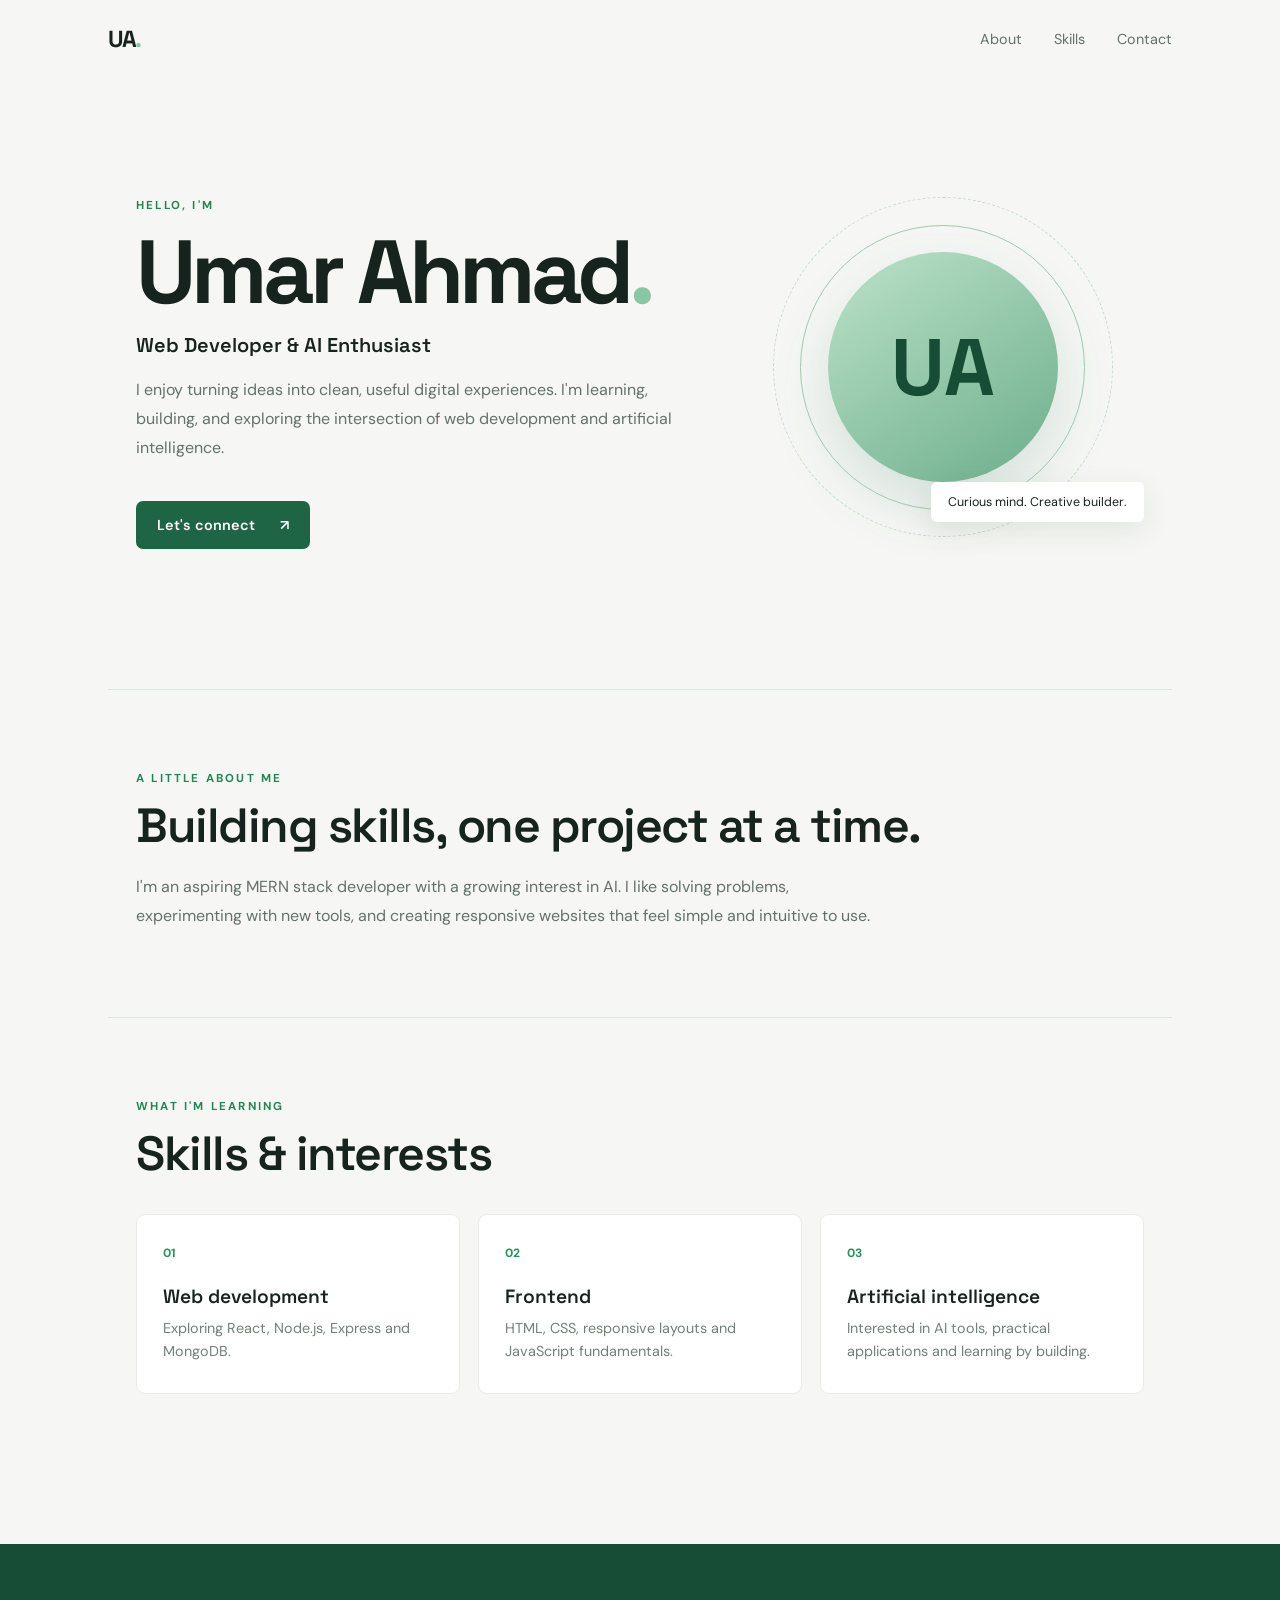
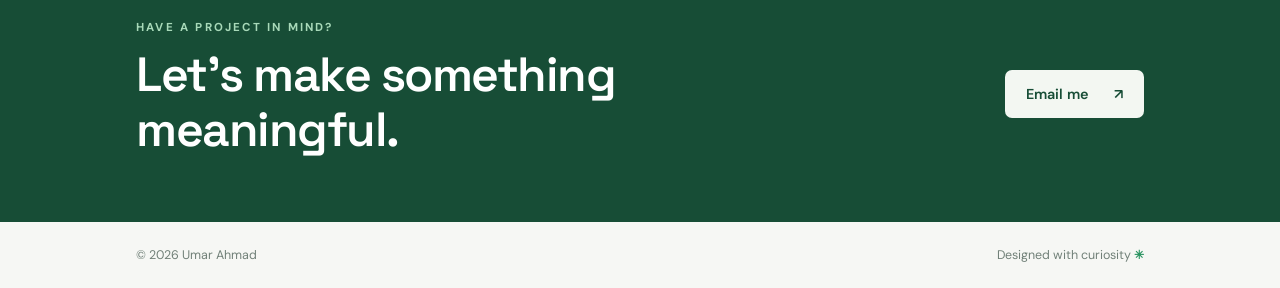
<file: Task - 01 - Personal Introduction Page/index.html>
<!DOCTYPE html>
<html lang="en">

<head>
  <meta charset="UTF-8">
  <meta name="viewport" content="width=device-width, initial-scale=1.0">
  <meta name="description" content="Personal introduction and developer portfolio of Umar Ahmad.">
  <title>Umar Ahmad | Personal Portfolio</title>
  <link rel="preconnect" href="https://fonts.googleapis.com">
  <link rel="preconnect" href="https://fonts.gstatic.com" crossorigin>
  <link
    href="https://fonts.googleapis.com/css2?family=DM+Sans:wght@400;500;600;700&family=Space+Grotesk:wght@500;600;700&display=swap"
    rel="stylesheet">
  <link rel="stylesheet" href="style.css">
</head>

<body>
  <header class="site-header">
    <a class="brand" href="#home">UA<span>.</span></a>
    <nav aria-label="Main navigation">
      <a href="#about">About</a><a href="#skills">Skills</a><a href="#contact">Contact</a>
    </nav>
  </header>
  <main>
    <section class="hero" id="home">
      <div class="hero-copy">
        <p class="eyebrow">HELLO, I'M</p>
        <h1>Umar Ahmad<span>.</span></h1>
        <h2>Web Developer &amp; AI Enthusiast</h2>
        <p class="intro">I enjoy turning ideas into clean, useful digital experiences. I'm learning, building, and
          exploring the intersection of web development and artificial intelligence.</p>
        <a class="button" href="#contact">Let's connect <span>↗</span></a>
      </div>
      <div class="avatar-wrap" aria-label="Profile avatar">
        <div class="avatar">UA</div><span class="orbit orbit-one"></span><span class="orbit orbit-two"></span>
        <div class="avatar-tag">Curious mind. Creative builder.</div>
      </div>
    </section>
    <section class="section about" id="about">
      <p class="eyebrow">A LITTLE ABOUT ME</p>
      <h2>Building skills, one project at a time.</h2>
      <p>I'm an aspiring MERN stack developer with a growing interest in AI. I like solving problems, experimenting with
        new tools, and creating responsive websites that feel simple and intuitive to use.</p>
    </section>
    <section class="section" id="skills">
      <p class="eyebrow">WHAT I'M LEARNING</p>
      <h2>Skills &amp; interests</h2>
      <div class="skill-grid">
        <article class="skill"><span>01</span>
          <h3>Web development</h3>
          <p>Exploring React, Node.js, Express and MongoDB.</p>
        </article>
        <article class="skill"><span>02</span>
          <h3>Frontend</h3>
          <p>HTML, CSS, responsive layouts and JavaScript fundamentals.</p>
        </article>
        <article class="skill"><span>03</span>
          <h3>Artificial intelligence</h3>
          <p>Interested in AI tools, practical applications and learning by building.</p>
        </article>
      </div>
    </section>
    <section class="contact section" id="contact">
      <div>
        <p class="eyebrow">HAVE A PROJECT IN MIND?</p>
        <h2>Let's make something<br>meaningful.</h2>
      </div>
      <a class="button button-light" href="mailto:ua571907@gmail.com">Email me<span>↗</span></a>
    </section>
  </main>
  <footer><span>© 2026 Umar Ahmad</span><span>Designed with curiosity <b>✳</b></span></footer>
</body>

</html>
</file>
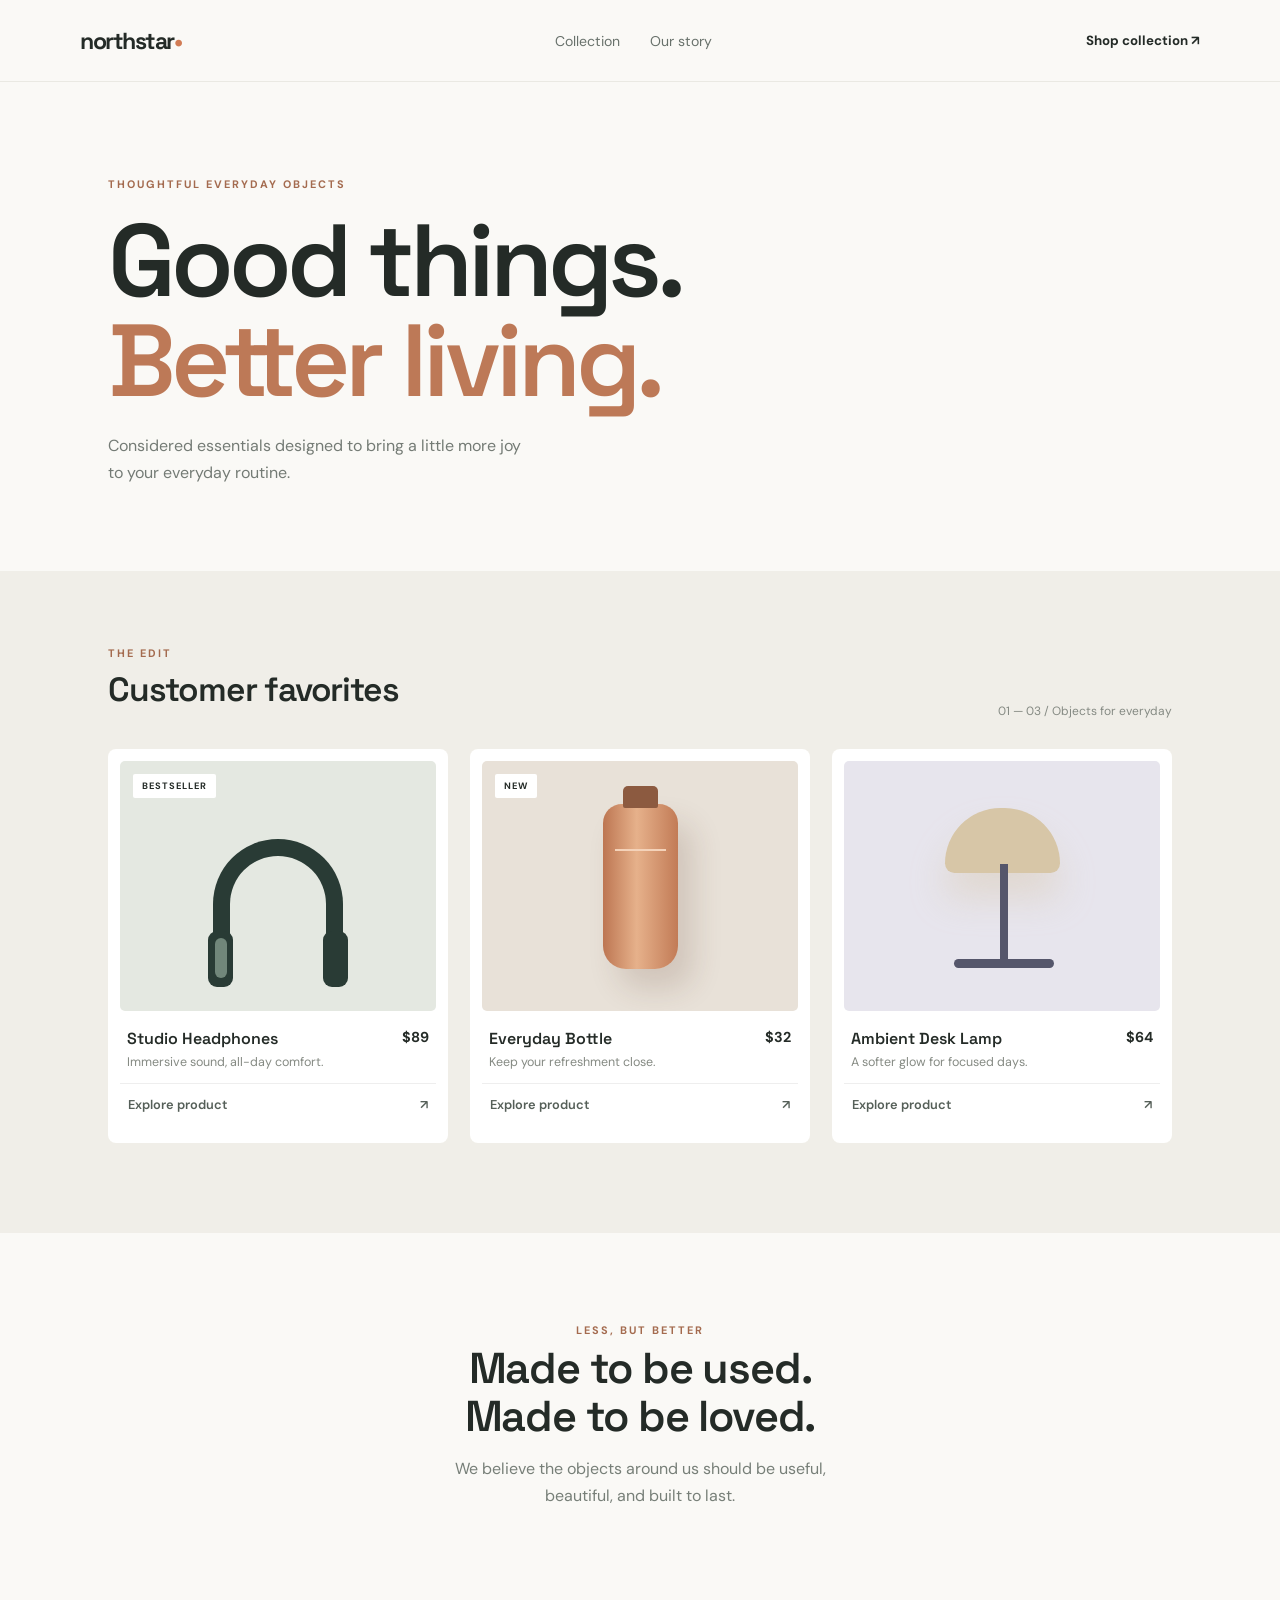
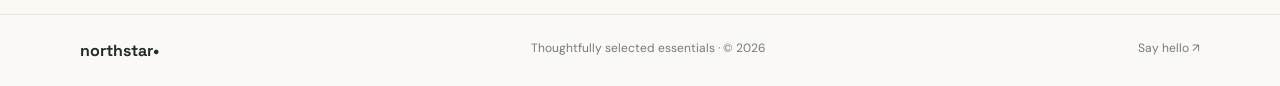
<file: Task - 02 - Product Cards Page/index.html>
<!DOCTYPE html>
<html lang="en">

<head>
    <meta charset="UTF-8">
    <meta name="viewport" content="width=device-width, initial-scale=1.0">
    <title>Northstar Goods | Product Collection</title>
    <link rel="preconnect" href="https://fonts.googleapis.com">
    <link
        href="https://fonts.googleapis.com/css2?family=DM+Sans:wght@400;500;600;700&family=Space+Grotesk:wght@500;600;700&display=swap"
        rel="stylesheet">
    <link rel="stylesheet" href="style.css">
</head>

<body>
    <header><a class="logo" href="#">northstar<span>•</span></a>
        <nav><a href="#collection">Collection</a><a href="#story">Our story</a></nav><a class="bag"
            href="#collection">Shop collection ↗</a>
    </header>
    <main>
        <section class="intro">
            <p class="kicker">THOUGHTFUL EVERYDAY OBJECTS</p>
            <h1>Good things.<br><em>Better living.</em></h1>
            <p>Considered essentials designed to bring a little more joy to your everyday routine.</p>
        </section>
        <section class="collection" id="collection">
            <div class="section-head">
                <div>
                    <p class="kicker">THE EDIT</p>
                    <h2>Customer favorites</h2>
                </div><span>01 — 03 / Objects for everyday</span>
            </div>
            <div class="products">
                <article class="card">
                    <div class="product-image headphones"><span class="pill">BESTSELLER</span>
                        <div class="headphone-art"><i></i><b></b></div>
                    </div>
                    <div class="card-info">
                        <div>
                            <h3>Studio Headphones</h3>
                            <p>Immersive sound, all-day comfort.</p>
                        </div><strong>$89</strong>
                    </div><button class="add" type="button">Explore product <span>↗</span></button>
                </article>
                <article class="card">
                    <div class="product-image bottle"><span class="pill">NEW</span>
                        <div class="bottle-art"><i></i></div>
                    </div>
                    <div class="card-info">
                        <div>
                            <h3>Everyday Bottle</h3>
                            <p>Keep your refreshment close.</p>
                        </div><strong>$32</strong>
                    </div><button class="add" type="button">Explore product <span>↗</span></button>
                </article>
                <article class="card">
                    <div class="product-image lamp">
                        <div class="lamp-art"><i></i><b></b></div>
                    </div>
                    <div class="card-info">
                        <div>
                            <h3>Ambient Desk Lamp</h3>
                            <p>A softer glow for focused days.</p>
                        </div><strong>$64</strong>
                    </div><button class="add" type="button">Explore product <span>↗</span></button>
                </article>
            </div>
        </section>
        <section class="story" id="story">
            <p class="kicker">LESS, BUT BETTER</p>
            <h2>Made to be used.<br>Made to be loved.</h2>
            <p>We believe the objects around us should be useful, beautiful, and built to last.</p>
        </section>
    </main>
    <footer><span>northstar•</span><span>Thoughtfully selected essentials · © 2026</span><a
            href="mailto:hello@example.com">Say hello ↗</a></footer>
</body>

</html>
</file>
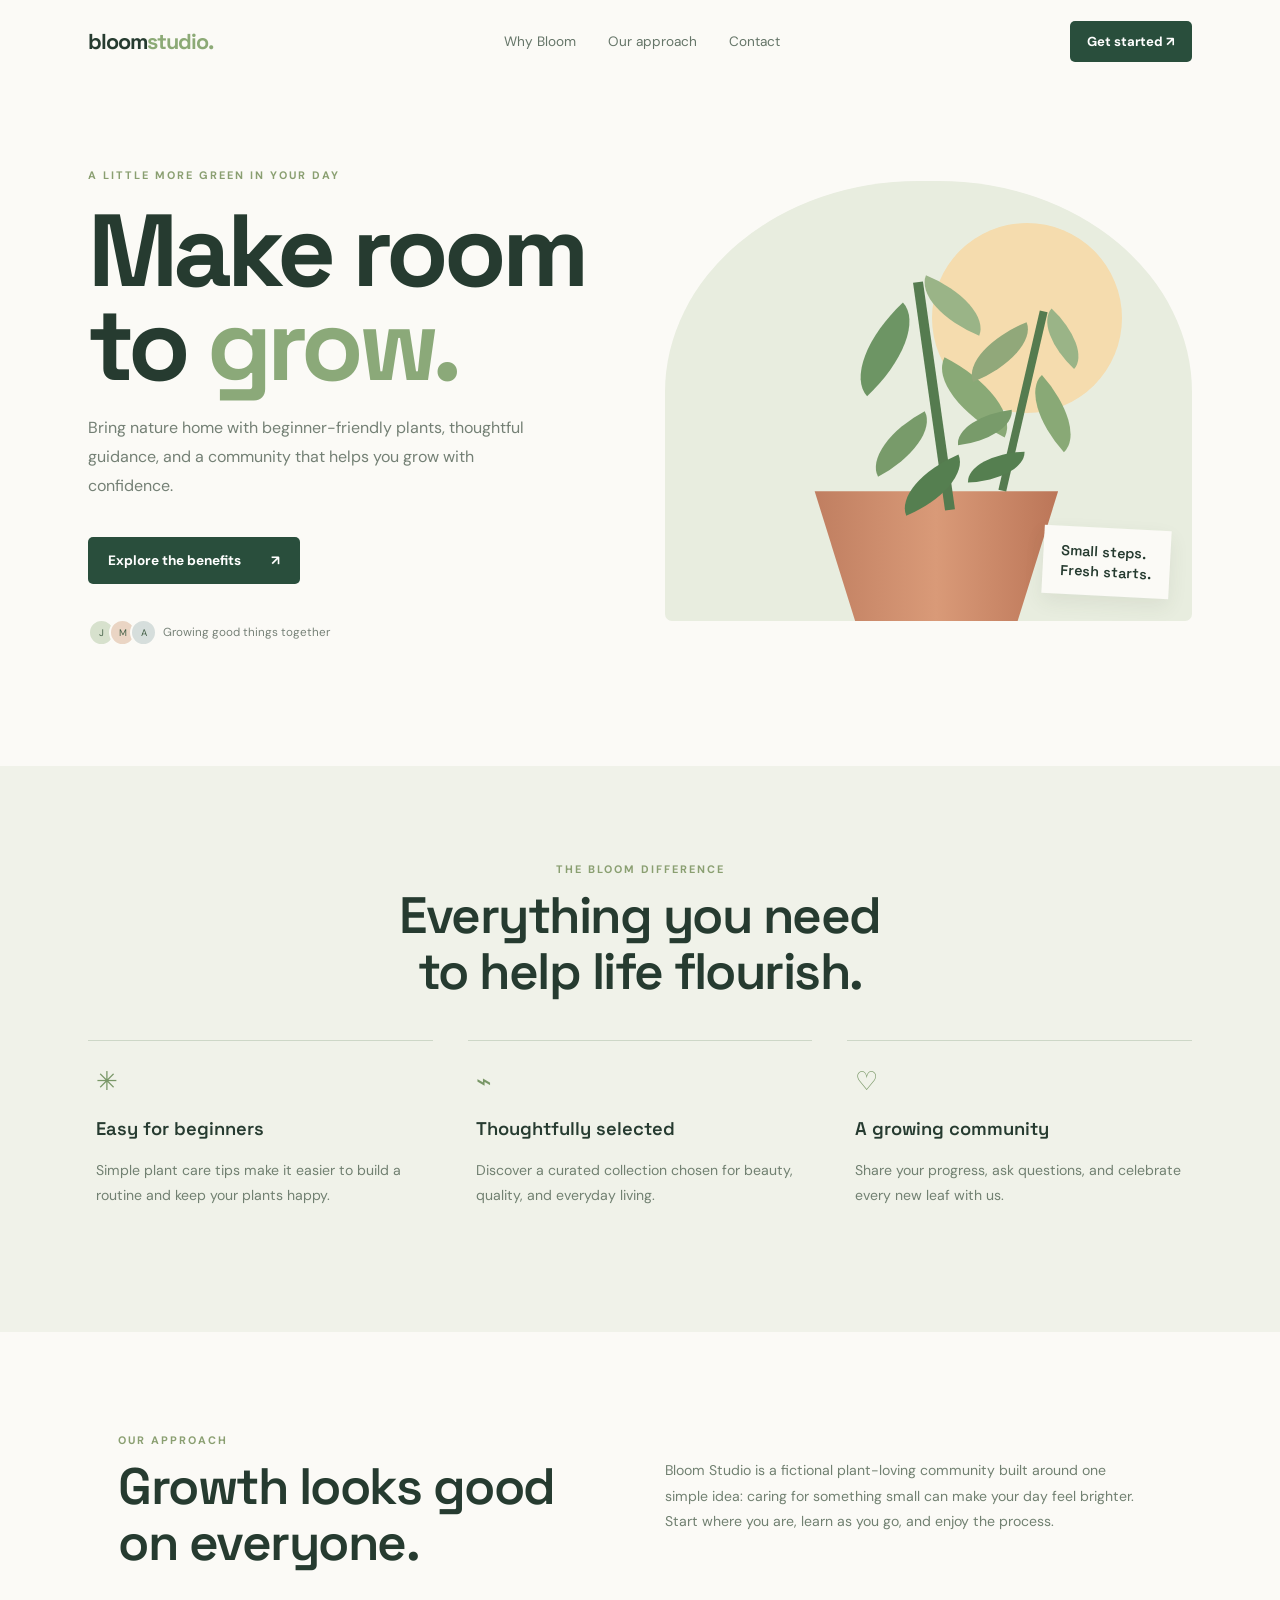
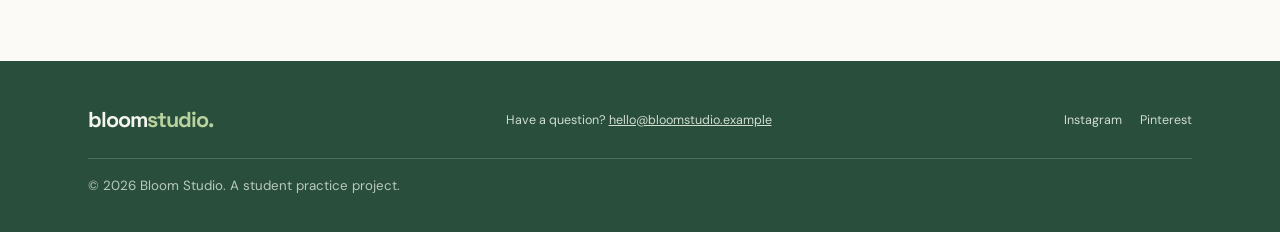
<file: Task - 03 - Simple Landing Page/index.html>
<!DOCTYPE html>
<html lang="en">

<head>
    <meta charset="UTF-8">
    <meta name="viewport" content="width=device-width, initial-scale=1.0">
    <title>Bloom Studio | Grow Something Good</title>
    <link rel="preconnect" href="https://fonts.googleapis.com">
    <link
        href="https://fonts.googleapis.com/css2?family=DM+Sans:wght@400;500;600;700&family=Space+Grotesk:wght@500;600;700&display=swap"
        rel="stylesheet">
    <link rel="stylesheet" href="style.css">
</head>

<body>
    <header><a class="logo" href="#">bloom<span>studio.</span></a>
        <nav><a href="#features">Why Bloom</a><a href="#about">Our approach</a><a href="#contact">Contact</a></nav><a
            class="nav-cta" href="#contact">Get started ↗</a>
    </header>
    <main>
        <section class="hero">
            <div class="hero-content">
                <p class="eyebrow">A LITTLE MORE GREEN IN YOUR DAY</p>
                <h1>Make room<br>to <em>grow.</em></h1>
                <p>Bring nature home with beginner-friendly plants, thoughtful guidance, and a community that helps you
                    grow with confidence.</p><a class="button" href="#features">Explore the benefits <span>↗</span></a>
                <div class="social-proof">
                    <div class="dots"><i>J</i><i>M</i><i>A</i></div><span>Growing good things together</span>
                </div>
            </div>
            <div class="hero-art">
                <div class="sun"></div>
                <div class="plant plant-one"><i></i><b></b><span></span></div>
                <div class="plant plant-two"><i></i><b></b><span></span></div>
                <div class="pot"></div>
                <div class="art-note">Small steps.<br>Fresh starts.</div>
            </div>
        </section>
        <section class="features" id="features">
            <div class="section-title">
                <p class="eyebrow">THE BLOOM DIFFERENCE</p>
                <h2>Everything you need<br>to help life flourish.</h2>
            </div>
            <div class="feature-grid">
                <article><span>✳</span>
                    <h3>Easy for beginners</h3>
                    <p>Simple plant care tips make it easier to build a routine and keep your plants happy.</p>
                </article>
                <article><span>⌁</span>
                    <h3>Thoughtfully selected</h3>
                    <p>Discover a curated collection chosen for beauty, quality, and everyday living.</p>
                </article>
                <article><span>♡</span>
                    <h3>A growing community</h3>
                    <p>Share your progress, ask questions, and celebrate every new leaf with us.</p>
                </article>
            </div>
        </section>
        <section class="about" id="about">
            <div>
                <p class="eyebrow">OUR APPROACH</p>
                <h2>Growth looks good<br>on everyone.</h2>
            </div>
            <p>Bloom Studio is a fictional plant-loving community built around one simple idea: caring for something
                small can make your day feel brighter. Start where you are, learn as you go, and enjoy the process.</p>
        </section>
    </main>
    <footer id="contact"><a class="logo" href="#">bloom<span>studio.</span></a>
        <p>Have a question? <a href="mailto:hello@bloomstudio.example">hello@bloomstudio.example</a></p>
        <div><a href="#features">Instagram</a><a href="#features">Pinterest</a></div><small>© 2026 Bloom Studio. A
            student practice project.</small>
    </footer>
</body>

</html>
</file>
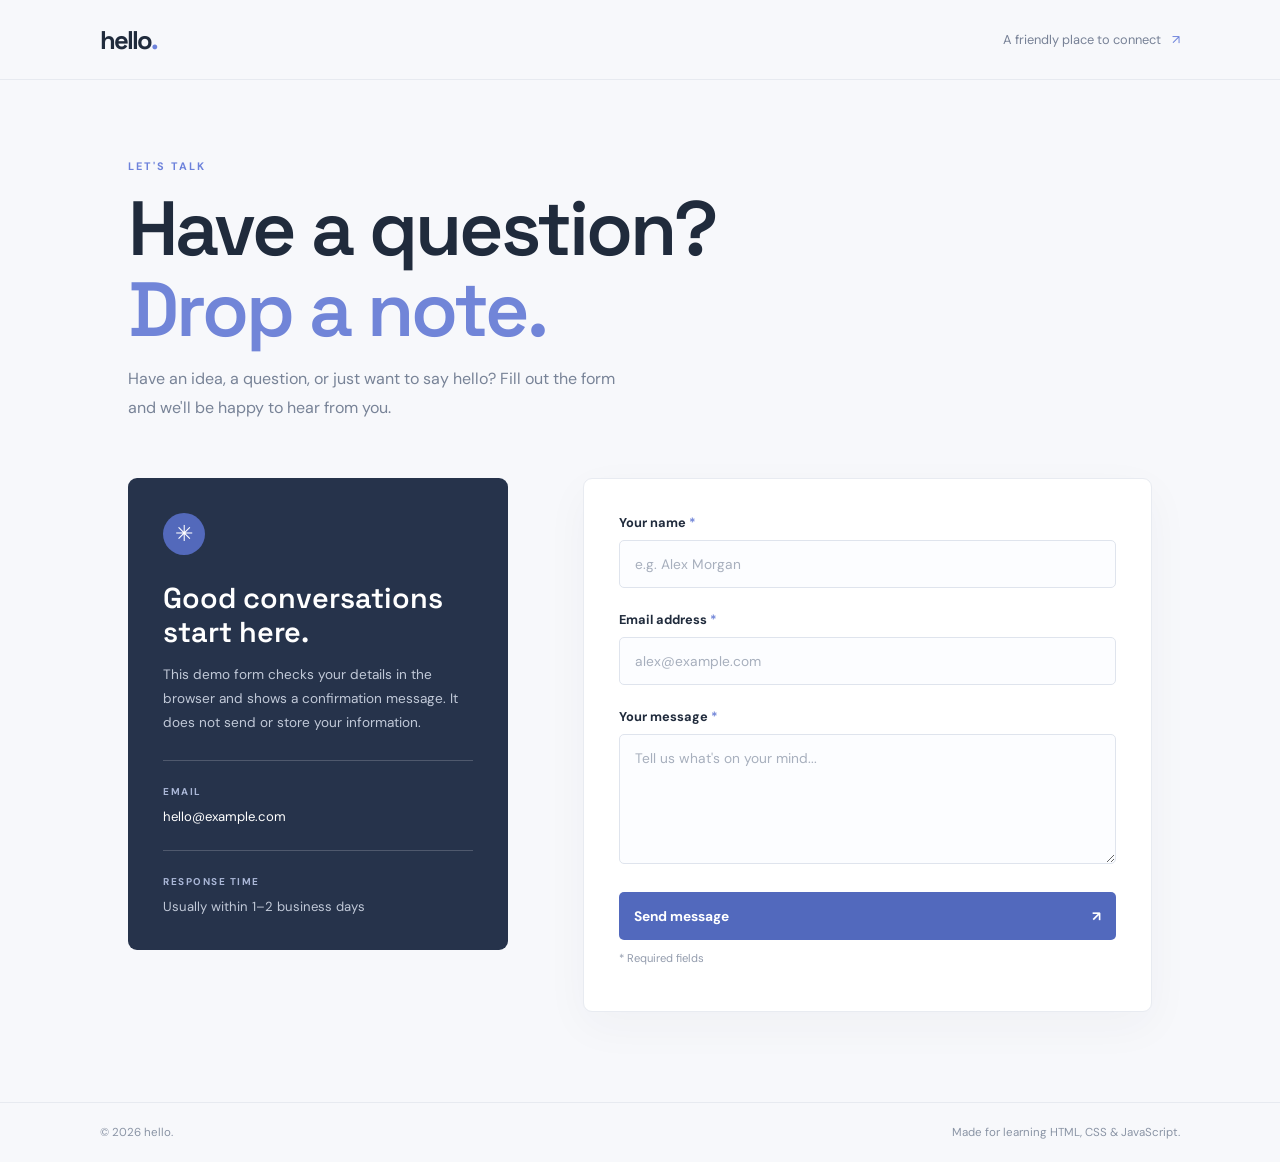
<file: Task - 04 - Contact Form/index.html>
<!DOCTYPE html>
<html lang="en">

<head>
    <meta charset="UTF-8">
    <meta name="viewport" content="width=device-width, initial-scale=1.0">
    <title>Contact | Say Hello</title>
    <link rel="preconnect" href="https://fonts.googleapis.com">
    <link
        href="https://fonts.googleapis.com/css2?family=DM+Sans:wght@400;500;600;700&family=Space+Grotesk:wght@500;600;700&display=swap"
        rel="stylesheet">
    <link rel="stylesheet" href="style.css">
</head>

<body>
    <header><a class="brand" href="#">hello<span>.</span></a><a class="back-link" href="#">A friendly place to connect
            <span>↗</span></a></header>
    <main>
        <section class="intro">
            <p class="eyebrow">LET'S TALK</p>
            <h1>Have a question?<br><em>Drop a note.</em></h1>
            <p>Have an idea, a question, or just want to say hello? Fill out the form and we'll be happy to hear from
                you.</p>
        </section>
        <section class="contact-layout">
            <aside>
                <div class="aside-mark">✳</div>
                <h2>Good conversations<br>start here.</h2>
                <p>This demo form checks your details in the browser and shows a confirmation message. It does not send
                    or store your information.</p>
                <div class="aside-contact"><span>EMAIL</span><a href="mailto:hello@example.com">hello@example.com</a>
                </div>
                <div class="aside-contact"><span>RESPONSE TIME</span>
                    <p>Usually within 1–2 business days</p>
                </div>
            </aside>
            <form id="contactForm" novalidate>
                <div class="field"><label for="name">Your name <span>*</span></label><input id="name" name="name"
                        type="text" placeholder="e.g. Alex Morgan" autocomplete="name" required><small class="error"
                        id="nameError"></small></div>
                <div class="field"><label for="email">Email address <span>*</span></label><input id="email" name="email"
                        type="email" placeholder="alex@example.com" autocomplete="email" required><small class="error"
                        id="emailError"></small></div>
                <div class="field"><label for="message">Your message <span>*</span></label><textarea id="message"
                        name="message" rows="5" placeholder="Tell us what's on your mind..." required></textarea><small
                        class="error" id="messageError"></small></div><button type="submit">Send message
                    <span>↗</span></button>
                <p class="form-note">* Required fields</p>
                <div class="success" id="successMessage" role="status" aria-live="polite" hidden>✓ Thanks! Your form is
                    valid. This demo does not send messages to a server.</div>
            </form>
        </section>
    </main>
    <footer><span>© 2026 hello.</span><span>Made for learning HTML, CSS &amp; JavaScript.</span></footer>
    <script src="script.js"></script>
</body>

</html>
</file>
<file: Task - 01 - Personal Introduction Page/style.css>
*{box-sizing:border-box}html{scroll-behavior:smooth}body{margin:0;background:#f6f7f4;color:#17231f;font-family:"DM Sans",sans-serif}a{color:inherit;text-decoration:none}.site-header{height:78px;max-width:1120px;margin:auto;padding:0 28px;display:flex;align-items:center;justify-content:space-between}.brand{font:700 1.45rem "Space Grotesk";letter-spacing:-2px}.brand span,.hero h1 span{color:#8bc6a4}.site-header nav{display:flex;gap:32px;font-size:.9rem;color:#63716a}.site-header nav a:hover{color:#16804c}.hero{max-width:1064px;margin:58px auto 90px;padding:50px 28px;display:grid;grid-template-columns:1.15fr .85fr;align-items:center;gap:60px;min-height:440px}.eyebrow{font-size:.72rem;letter-spacing:2.2px;font-weight:700;color:#258455}.hero h1{font:700 clamp(3.2rem,7vw,5.6rem)/1 "Space Grotesk";letter-spacing:-5px;margin:15px 0}.hero h2{font:600 1.25rem "Space Grotesk";margin:0 0 18px}.intro,.about>p:last-child{max-width:550px;color:#64716b;line-height:1.8}.button{display:inline-flex;gap:25px;align-items:center;background:#1e6546;color:white;padding:15px 21px;border-radius:7px;margin-top:22px;font-weight:600;font-size:.9rem;transition:.2s}.button:hover{background:#124b32;transform:translateY(-2px)}.avatar-wrap{height:320px;display:grid;place-items:center;position:relative}.avatar{width:230px;height:230px;border-radius:50%;display:grid;place-items:center;background:linear-gradient(145deg,#bce2c9,#6cae8b);color:#174d34;font:700 5rem "Space Grotesk";box-shadow:0 24px 60px #1e654426}.orbit{position:absolute;border:1px solid #9fcab0;border-radius:50%;width:285px;height:285px}.orbit-two{width:340px;height:340px;border-style:dashed;opacity:.6}.avatar-tag{position:absolute;bottom:5px;right:0;background:white;padding:12px 17px;border-radius:6px;box-shadow:0 8px 30px #1d392018;font-size:.78rem}.section{max-width:1064px;margin:0 auto;padding:70px 28px}.section h2,.contact h2{font:600 clamp(2rem,4vw,3rem)/1.15 "Space Grotesk";letter-spacing:-1.5px;margin:12px 0 20px}.about{border-top:1px solid #dfe6e0;border-bottom:1px solid #dfe6e0}.about>p:last-child{max-width:760px}.skill-grid{display:grid;grid-template-columns:repeat(3,1fr);gap:18px;margin-top:32px}.skill{background:white;padding:26px;border:1px solid #e7ece7;border-radius:9px;min-height:180px}.skill span{color:#29915d;font-size:.75rem;font-weight:700}.skill h3{font:600 1.2rem "Space Grotesk";margin:22px 0 8px}.skill p{color:#718078;line-height:1.65;font-size:.9rem;margin:0}.contact{max-width:none;background:#174d36;color:white;display:flex;justify-content:space-between;align-items:center;padding:65px max(28px,calc((100% - 1008px)/2));margin-top:80px}.contact .eyebrow{color:#a8d9b9}.contact h2{margin-bottom:0}.button-light{background:#f3f7f2;color:#174d36}.button-light:hover{background:#dcefe1}footer{max-width:1064px;margin:auto;padding:25px 28px;display:flex;justify-content:space-between;color:#718078;font-size:.78rem}footer b{color:#2a9360}@media(max-width:700px){.site-header{height:68px}.site-header nav{gap:16px;font-size:.82rem}.hero{grid-template-columns:1fr;margin:15px auto 45px;gap:30px;padding-top:35px}.hero h1{letter-spacing:-3px}.avatar-wrap{height:270px}.avatar{width:185px;height:185px;font-size:4rem}.orbit{width:235px;height:235px}.orbit-two{width:280px;height:280px}.avatar-tag{right:4%;bottom:0}.section{padding:55px 24px}.skill-grid{grid-template-columns:1fr}.contact{display:block;margin-top:50px;padding:50px 24px}.contact .button{margin-top:28px}footer{gap:12px;flex-wrap:wrap}}
</file>
<file: Task - 02 - Product Cards Page/style.css>
* {
    margin: 0;
    padding: 0;
    box-sizing: border-box
}

body {
    margin: 0;
    background: #faf9f6;
    color: #242b27;
    font-family: "DM Sans", sans-serif
}

a {
    text-decoration: none;
    color: inherit
}

header {
    height: 82px;
    padding: 0 max(28px, calc((100% - 1120px)/2));
    display: flex;
    align-items: center;
    justify-content: space-between;
    border-bottom: 1px solid #eae9e3
}

.logo {
    font: 700 1.45rem "Space Grotesk";
    letter-spacing: -1.5px
}

.logo span {
    color: #d17c55
}

nav {
    display: flex;
    gap: 30px;
    color: #68716b;
    font-size: .88rem
}

.bag {
    font-size: .83rem;
    font-weight: 700
}

.intro {
    max-width: 1120px;
    margin: 0 auto;
    padding: 95px 28px 85px
}

.kicker {
    font-size: .68rem;
    letter-spacing: 2px;
    font-weight: 700;
    color: #a46b4f
}

.intro h1 {
    font: 600 clamp(3.6rem, 8vw, 6.5rem)/.98 "Space Grotesk";
    letter-spacing: -5px;
    margin: 20px 0
}

.intro h1 em {
    font-style: normal;
    color: #bd7957
}

.intro>p:last-child {
    color: #747b75;
    line-height: 1.7;
    max-width: 420px
}

.collection {
    background: #f0eee8;
    padding: 75px max(28px, calc((100% - 1064px)/2)) 90px
}

.section-head {
    display: flex;
    justify-content: space-between;
    align-items: end;
    margin-bottom: 30px
}

.section-head h2,
.story h2 {
    font: 600 2.1rem "Space Grotesk";
    letter-spacing: -1.2px;
    margin: 8px 0
}

.section-head>span {
    font-size: .75rem;
    color: #858a83
}

.products {
    display: grid;
    grid-template-columns: repeat(3, 1fr);
    gap: 22px
}

.card {
    background: #fff;
    padding: 12px 12px 18px;
    border-radius: 8px;
    transition: transform .25s, box-shadow .25s
}

.card:hover {
    transform: translateY(-7px);
    box-shadow: 0 18px 35px #42372b18
}

.product-image {
    height: 250px;
    border-radius: 5px;
    position: relative;
    display: grid;
    place-items: center;
    overflow: hidden
}

.headphones {
    background: #e4e8e1
}

.bottle {
    background: #e8e1d8
}

.lamp {
    background: #e7e5ed
}

.pill {
    position: absolute;
    top: 13px;
    left: 13px;
    background: #fff;
    padding: 6px 9px;
    border-radius: 2px;
    font-size: .58rem;
    letter-spacing: 1px;
    font-weight: 700;
    z-index: 2
}

.headphone-art {
    width: 130px;
    height: 130px;
    border: 17px solid #293b35;
    border-bottom: 0;
    border-radius: 80px 80px 0 0;
    position: relative;
    margin-top: 35px
}

.headphone-art:before,
.headphone-art:after {
    content: "";
    position: absolute;
    width: 25px;
    height: 56px;
    background: #293b35;
    border-radius: 9px;
    top: 75px
}

.headphone-art:before {
    left: -22px
}

.headphone-art:after {
    right: -22px
}

.headphone-art i,
.headphone-art b {
    position: absolute;
    width: 12px;
    height: 40px;
    background: #71867a;
    top: 82px;
    left: -15px;
    border-radius: 6px
}

.headphone-art b {
    left: auto;
    right: -15px
}

.bottle-art {
    height: 165px;
    width: 75px;
    background: linear-gradient(90deg, #bd7652, #e6b18b 45%, #c27b56);
    border-radius: 19px 19px 23px 23px;
    position: relative;
    box-shadow: 15px 20px 30px #5b39252a
}

.bottle-art:before {
    content: "";
    position: absolute;
    width: 35px;
    height: 22px;
    background: #8c5a40;
    top: -18px;
    left: 20px;
    border-radius: 5px 5px 2px 2px
}

.bottle-art i {
    position: absolute;
    inset: 45px 12px auto;
    height: 2px;
    background: #f4d2b9
}

.lamp-art {
    position: relative;
    width: 150px;
    height: 180px
}

.lamp-art:before {
    content: "";
    position: absolute;
    width: 115px;
    height: 65px;
    background: #d7c6a7;
    border-radius: 70px 70px 12px 12px;
    top: 12px;
    left: 18px;
    box-shadow: 0 25px 35px #d7c6a766
}

.lamp-art i {
    position: absolute;
    width: 8px;
    height: 95px;
    background: #55566b;
    top: 68px;
    left: 73px
}

.lamp-art b {
    position: absolute;
    width: 100px;
    height: 9px;
    background: #55566b;
    border-radius: 10px;
    bottom: 8px;
    left: 27px
}

.card-info {
    display: flex;
    justify-content: space-between;
    gap: 8px;
    align-items: start;
    padding: 17px 7px 13px
}

.card-info h3 {
    font: 600 1rem "Space Grotesk";
    margin: 0 0 5px
}

.card-info p {
    font-size: .78rem;
    color: #858a83;
    margin: 0
}

.card-info strong {
    font-size: .9rem
}

.add {
    width: 100%;
    display: flex;
    justify-content: space-between;
    padding: 12px 8px;
    background: white;
    border: 0;
    border-top: 1px solid #eee;
    color: #555f58;
    font: 600 .8rem "DM Sans";
    cursor: pointer
}

.add:hover {
    color: #b76e4e
}

.story {
    text-align: center;
    padding: 90px 24px
}

.story h2 {
    font-size: 2.7rem;
    line-height: 1.1
}

.story>p:last-child {
    color: #777f78;
    max-width: 410px;
    margin: 15px auto;
    line-height: 1.7
}

footer {
    border-top: 1px solid #e9e7e0;
    padding: 25px max(28px, calc((100% - 1120px)/2));
    display: flex;
    justify-content: space-between;
    gap: 15px;
    font-size: .75rem;
    color: #747b75
}

footer span:first-child {
    font: 700 1rem "Space Grotesk";
    color: #242b27
}

@media(max-width:760px) {
    header {
        padding: 0 20px
    }

    nav {
        display: none
    }

    .intro {
        padding: 65px 24px
    }

    .intro h1 {
        letter-spacing: -3px
    }

    .collection {
        padding: 55px 20px
    }

    .section-head {
        display: block
    }

    .section-head>span {
        display: block;
        margin-top: 10px
    }

    .products {
        grid-template-columns: 1fr;
        max-width: 440px;
        margin: auto
    }

    .product-image {
        height: 270px
    }

    .story {
        padding: 65px 24px
    }

    footer {
        padding: 22px;
        flex-wrap: wrap
    }
}
</file>
<file: Task - 03 - Simple Landing Page/style.css>
*{box-sizing:border-box}html{scroll-behavior:smooth}body{margin:0;color:#263b30;background:#fbfaf6;font-family:"DM Sans",sans-serif}a{color:inherit;text-decoration:none}header{height:82px;max-width:1160px;margin:auto;padding:0 28px;display:flex;align-items:center;justify-content:space-between}.logo{font:700 1.35rem "Space Grotesk";letter-spacing:-1px}.logo span{color:#8caa76}nav{display:flex;gap:32px;font-size:.85rem;color:#657568}.nav-cta{font-size:.82rem;font-weight:700;background:#294e3c;color:white;padding:12px 17px;border-radius:5px}.hero{max-width:1160px;margin:20px auto 100px;padding:55px 28px 20px;display:grid;grid-template-columns:1fr 1fr;align-items:center;gap:50px}.eyebrow{font-size:.68rem;letter-spacing:2px;font-weight:700;color:#8a9f71}.hero h1{font:700 clamp(4rem,8vw,6.8rem)/.92 "Space Grotesk";letter-spacing:-5px;margin:22px 0}.hero h1 em{font-style:normal;color:#8ba979}.hero-content>p:not(.eyebrow){max-width:440px;color:#748075;line-height:1.8}.button{display:inline-flex;gap:30px;align-items:center;background:#294e3c;color:white;padding:15px 20px;border-radius:5px;margin-top:20px;font-size:.85rem;font-weight:700;transition:.2s}.button:hover{background:#183d2b;transform:translateY(-2px)}.social-proof{display:flex;align-items:center;gap:12px;margin-top:35px;font-size:.73rem;color:#778278}.dots{display:flex}.dots i{font-style:normal;width:27px;height:27px;border-radius:50%;display:grid;place-items:center;background:#d7e1cd;border:2px solid #fbfaf6;margin-right:-6px;font-size:.6rem;color:#456148}.dots i:nth-child(2){background:#ead5c4}.dots i:nth-child(3){background:#d6dedc}.hero-art{height:440px;background:#e8eddf;border-radius:48% 48% 7px 7px;position:relative;overflow:hidden}.sun{position:absolute;width:190px;height:190px;background:#f5dcae;border-radius:50%;top:42px;right:70px}.pot{position:absolute;bottom:0;left:24%;width:55%;height:130px;background:linear-gradient(90deg,#bb795c,#d99a78,#b66f52);clip-path:polygon(8% 0,92% 0,78% 100%,22% 100%)}.plant{position:absolute;bottom:110px;left:50%;width:10px;height:230px;background:#557b4f;transform:rotate(-8deg);z-index:1}.plant:before,.plant:after{content:"";position:absolute;width:90px;height:44px;background:#6d9564;border-radius:100% 0 100% 0;transform:rotate(-35deg);left:-82px;top:40px}.plant:after{left:0;top:100px;transform:rotate(35deg) scaleX(-1);background:#89a976}.plant i,.plant b,.plant span{position:absolute;width:72px;height:36px;background:#789b6a;border-radius:100% 0 100% 0;left:-70px;top:140px;transform:rotate(-20deg)}.plant b{left:0;top:10px;transform:rotate(30deg) scaleX(-1);background:#9ab487}.plant span{left:-45px;top:185px;transform:rotate(-15deg);background:#557f50}.plant-two{left:67%;transform:rotate(13deg) scale(.8);bottom:105px}.plant-two:before{background:#91a87a}.art-note{position:absolute;right:22px;bottom:25px;background:#fbfaf6;padding:14px 18px;font:600 .9rem/1.4 "Space Grotesk";transform:rotate(3deg);box-shadow:0 8px 20px #3e4c3215}.features{background:#f0f2e9;padding:85px max(28px,calc((100% - 1104px)/2))}.section-title{text-align:center}.section-title h2,.about h2{font:600 clamp(2.2rem,4vw,3.3rem)/1.1 "Space Grotesk";letter-spacing:-1.5px;margin:12px 0 40px}.feature-grid{display:grid;grid-template-columns:repeat(3,1fr);gap:35px}.feature-grid article{border-top:1px solid #cdd7c7;padding:24px 8px}.feature-grid article>span{font-size:1.6rem;color:#799767}.feature-grid h3{font:600 1.15rem "Space Grotesk"}.feature-grid p,.about>p{font-size:.88rem;line-height:1.8;color:#718071}.about{max-width:1100px;margin:auto;padding:90px 28px;display:grid;grid-template-columns:1fr 1fr;gap:50px;align-items:center}.about h2{margin-bottom:0}.about>p{max-width:480px}footer{background:#294e3c;color:#f4f5ed;padding:38px max(28px,calc((100% - 1104px)/2));display:flex;align-items:center;justify-content:space-between;gap:18px;flex-wrap:wrap}footer .logo span{color:#b9d19f}footer p,footer div{font-size:.78rem;color:#d1ddcf}footer p a{text-decoration:underline}footer div{display:flex;gap:18px}footer small{width:100%;border-top:1px solid #ffffff2c;padding-top:18px;color:#b9cabb}@media(max-width:760px){header{padding:0 20px}header nav{display:none}.hero{grid-template-columns:1fr;margin:0 auto 55px;padding:45px 22px;gap:35px}.hero h1{letter-spacing:-3px}.hero-art{height:350px}.features{padding:60px 24px}.feature-grid{grid-template-columns:1fr;gap:5px}.feature-grid article{padding:20px 4px}.about{grid-template-columns:1fr;gap:10px;padding:65px 24px}footer{padding:32px 24px;display:grid;grid-template-columns:1fr 1fr}footer small{grid-column:1/-1}}
</file>
<file: Task - 04 - Contact Form/style.css>
*{box-sizing:border-box}body{margin:0;background:#f7f8fb;color:#202b3c;font-family:"DM Sans",sans-serif}a{color:inherit;text-decoration:none}header{height:80px;padding:0 max(28px,calc((100% - 1080px)/2));display:flex;align-items:center;justify-content:space-between;border-bottom:1px solid #e7eaf0}.brand{font:700 1.6rem "Space Grotesk";letter-spacing:-2px}.brand span{color:#6d82db}.back-link{font-size:.8rem;color:#778196}.back-link span{color:#6d82db;margin-left:8px}main{max-width:1080px;margin:auto;padding:68px 28px 90px}.eyebrow{font-size:.68rem;letter-spacing:2px;font-weight:700;color:#6d82db}.intro h1{font:600 clamp(2.8rem,6vw,4.8rem)/1.05 "Space Grotesk";letter-spacing:-3px;margin:15px 0}.intro h1 em{font-style:normal;color:#7185d8}.intro>p:last-child{color:#788397;line-height:1.8;max-width:510px}.contact-layout{display:grid;grid-template-columns:.8fr 1.2fr;gap:75px;margin-top:55px;align-items:start}aside{background:#26334b;color:white;padding:35px;border-radius:9px;min-height:440px}.aside-mark{width:42px;height:42px;border-radius:50%;background:#5369bb;display:grid;place-items:center;font-size:1.4rem}aside h2{font:600 1.8rem/1.2 "Space Grotesk";margin:26px 0 12px}aside>p{font-size:.85rem;color:#c1c9d8;line-height:1.75}.aside-contact{border-top:1px solid #ffffff30;margin-top:25px;padding-top:18px}.aside-contact span{font-size:.62rem;letter-spacing:1.5px;color:#aab7d7;font-weight:700}.aside-contact a,.aside-contact p{display:block;font-size:.82rem;margin:8px 0 0;color:#fff}.aside-contact p{color:#c1c9d8}form{background:#fff;border:1px solid #e8ebf1;border-radius:9px;padding:35px;box-shadow:0 14px 45px #2736530a}.field{margin-bottom:23px}label{display:block;font-size:.8rem;font-weight:700;margin-bottom:9px}label span{color:#7185d8}input,textarea{width:100%;border:1px solid #dfe4ed;border-radius:5px;padding:14px 15px;font:400 .86rem "DM Sans";color:#202b3c;background:#fcfdff;outline:none;transition:border .2s,box-shadow .2s}input:focus,textarea:focus{border-color:#7185d8;box-shadow:0 0 0 3px #7185d81a}textarea{resize:vertical;min-height:130px}input::placeholder,textarea::placeholder{color:#a7afbd}.error{display:block;color:#c54b55;font-size:.72rem;margin-top:6px;min-height:0}.invalid{border-color:#c54b55}button{width:100%;border:0;border-radius:5px;background:#5269bd;color:white;padding:15px;font:700 .86rem "DM Sans";cursor:pointer;display:flex;justify-content:space-between;transition:.2s}button:hover{background:#3e54a5;transform:translateY(-1px)}.form-note{font-size:.7rem;color:#939cad}.success{margin-top:18px;padding:13px 15px;border-radius:5px;background:#e9f6ed;color:#246b3d;font-size:.82rem;line-height:1.5}footer{border-top:1px solid #e7eaf0;padding:22px max(28px,calc((100% - 1080px)/2));display:flex;justify-content:space-between;gap:12px;color:#8a94a5;font-size:.72rem}@media(max-width:760px){header{padding:0 20px}.back-link{font-size:.7rem}main{padding:48px 20px 60px}.intro h1{letter-spacing:-2px}.contact-layout{grid-template-columns:1fr;gap:25px;margin-top:38px}aside{min-height:0;padding:27px}form{padding:25px 20px}footer{padding:20px;flex-wrap:wrap}}
</file>
